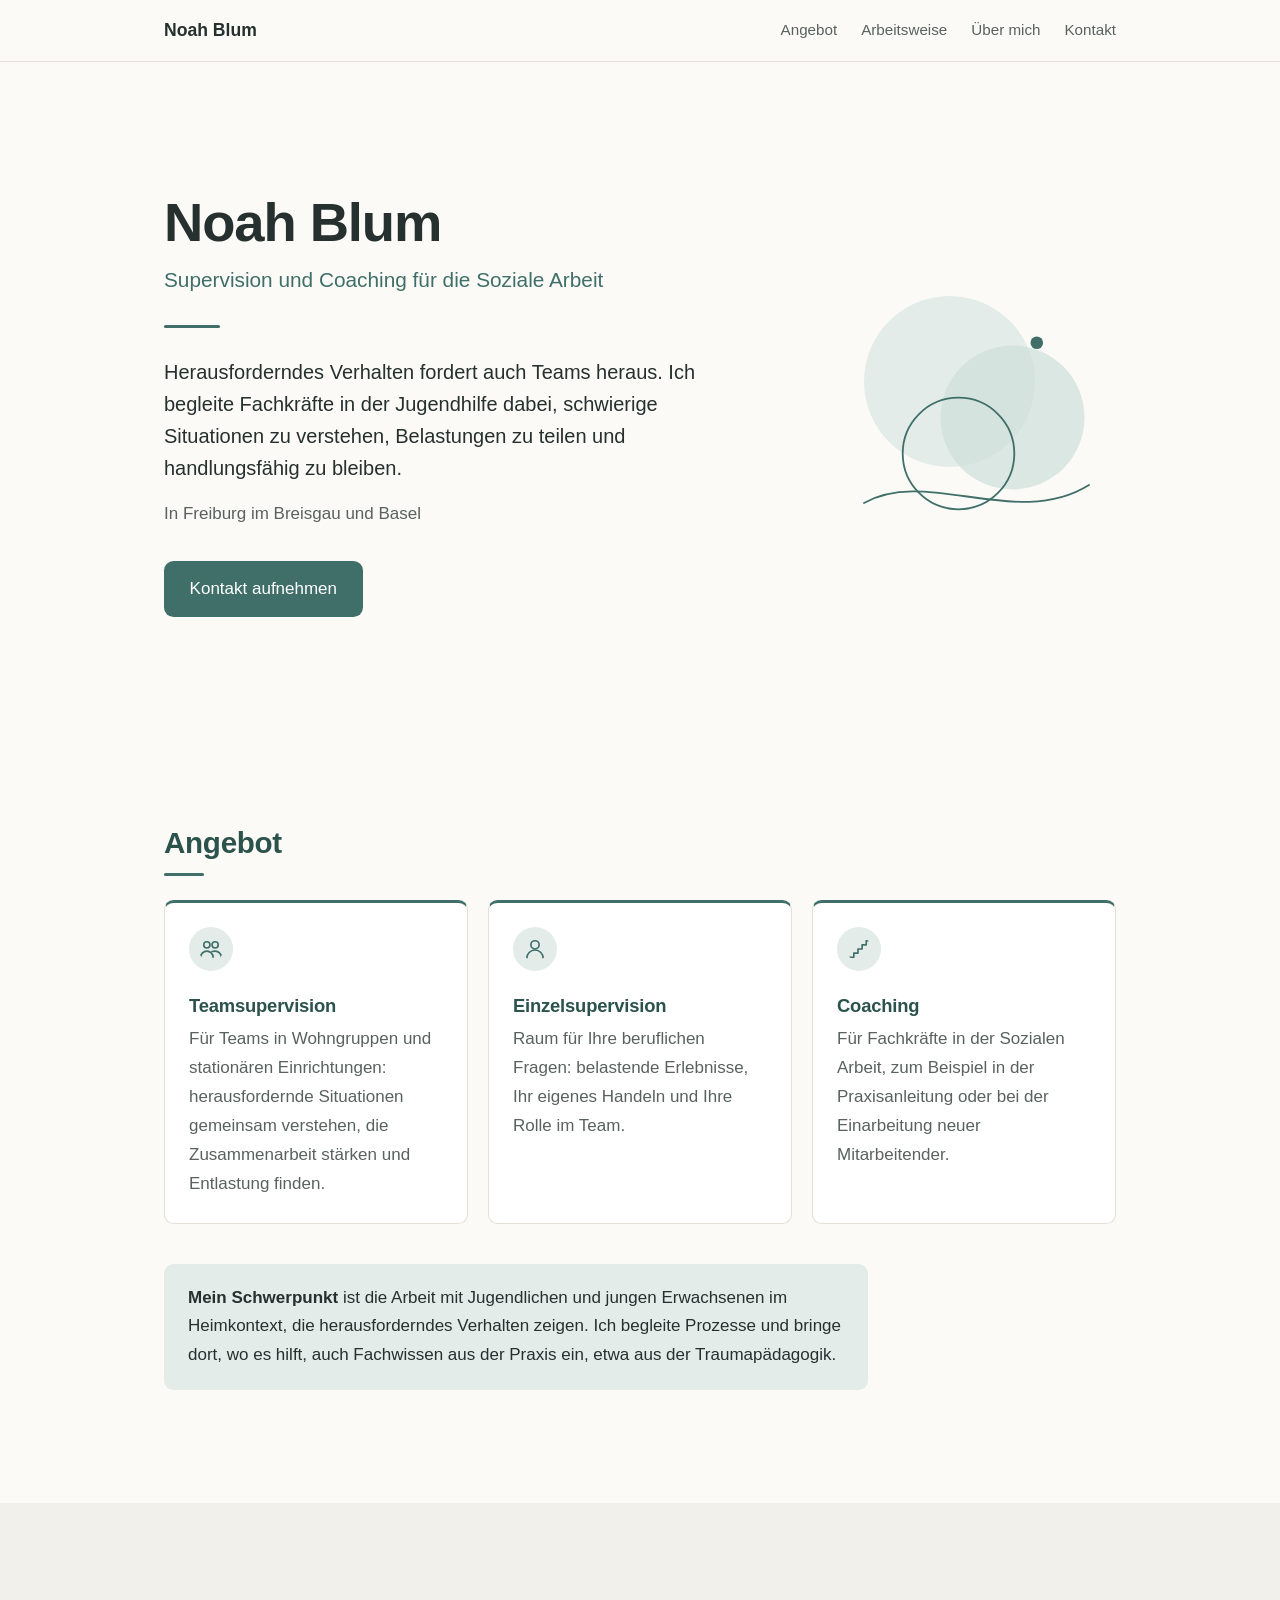
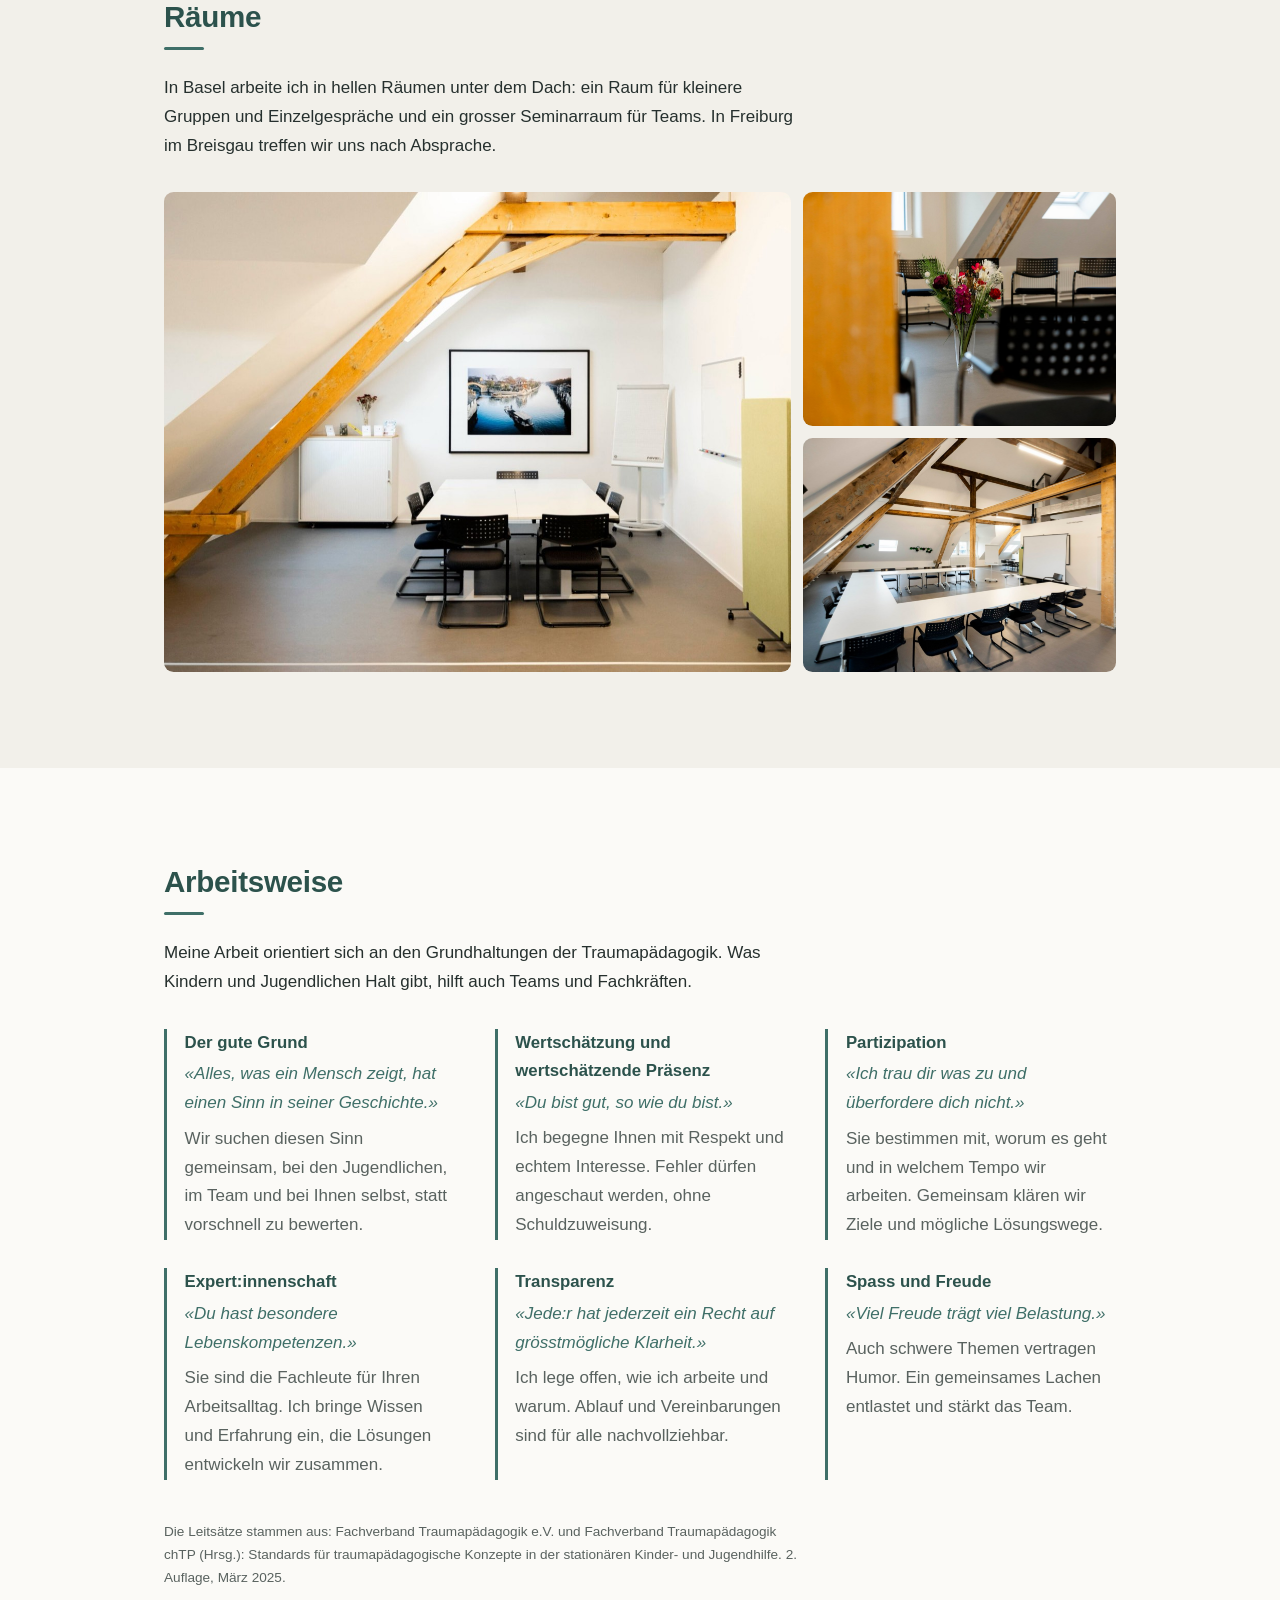
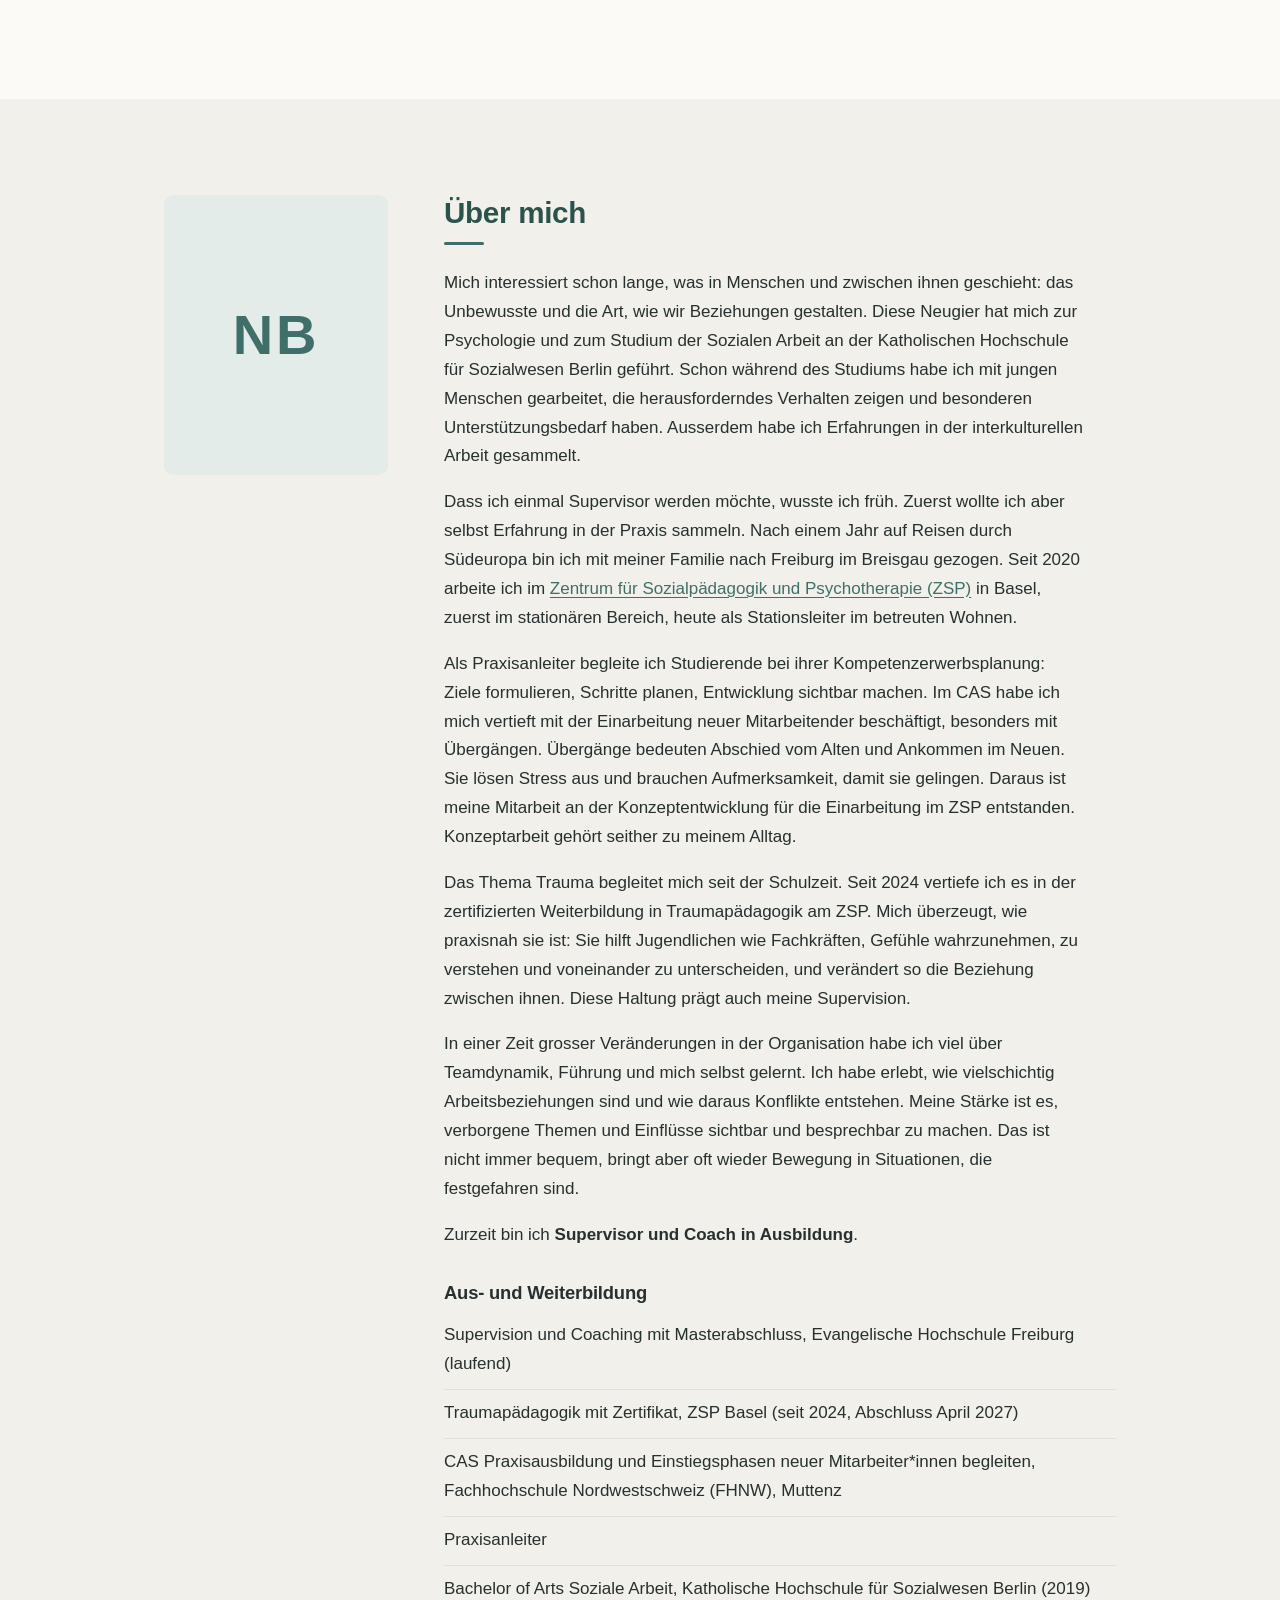
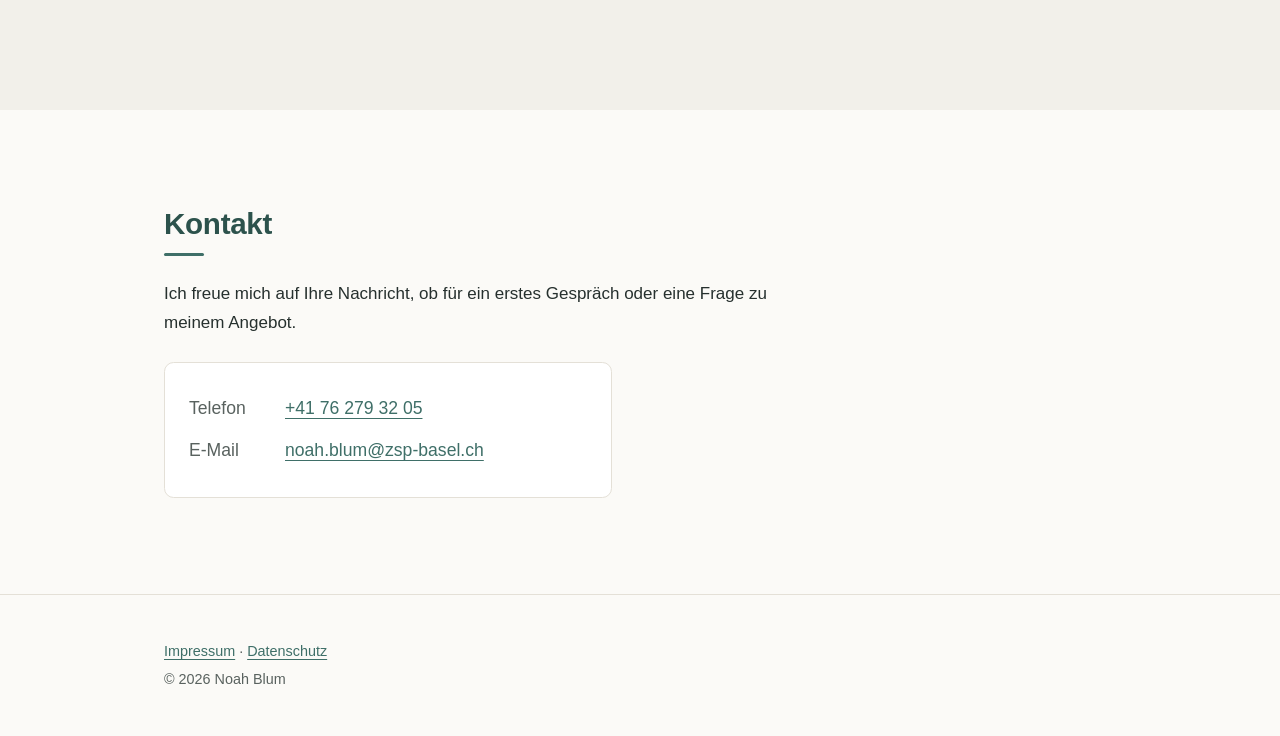
<file: index.html>
<!doctype html>
<html lang="de">
<head>
  <meta charset="utf-8">
  <meta name="viewport" content="width=device-width, initial-scale=1">
  <title>Noah Blum – Supervision und Coaching für die Soziale Arbeit</title>
  <meta name="description" content="Team- und Einzelsupervision sowie Coaching für Fachkräfte in der Jugendhilfe. In Freiburg im Breisgau und Basel.">
  <link rel="stylesheet" href="style.css">
</head>
<body>

  <header class="kopf">
    <div class="innen kopf-innen">
      <a class="logo" href="#start">Noah Blum</a>
      <nav aria-label="Hauptnavigation">
        <a href="#angebot">Angebot</a>
        <a href="#arbeitsweise">Arbeitsweise</a>
        <a href="#ueber-mich">Über mich</a>
        <a href="#kontakt">Kontakt</a>
      </nav>
    </div>
  </header>

  <main>

    <!-- Begrüssung -->
    <section id="start" class="start">
      <div class="innen start-innen">
        <!-- Gezeichnete Kreise: verschiedene Perspektiven, die sich überschneiden -->
        <svg class="start-bild" viewBox="0 0 320 320" aria-hidden="true">
          <circle class="flaeche-hell" cx="135" cy="135" r="95"/>
          <circle class="flaeche-mittel" cx="205" cy="175" r="80"/>
          <circle class="linie" cx="145" cy="215" r="62"/>
          <path class="linie" d="M40 270 C 110 230, 210 300, 290 250"/>
          <circle class="punkt" cx="232" cy="92" r="7"/>
        </svg>
        <div>
        <h1>Noah Blum</h1>
        <p class="untertitel">Supervision und Coaching für die Soziale Arbeit</p>
        <div class="trennlinie" aria-hidden="true"></div>
        <p class="einleitung">
          Herausforderndes Verhalten fordert auch Teams heraus. Ich begleite Fachkräfte
          in der Jugendhilfe dabei, schwierige Situationen zu verstehen,
          Belastungen zu teilen und handlungsfähig zu bleiben.
        </p>
        <p class="orte">In Freiburg im Breisgau und Basel</p>
        <a class="knopf" href="#kontakt">Kontakt aufnehmen</a>
        </div>
      </div>
    </section>

    <!-- Angebot -->
    <section id="angebot">
      <div class="innen">
        <h2>Angebot</h2>
        <div class="karten">
          <article class="karte">
            <svg class="symbol" viewBox="0 0 24 24" aria-hidden="true"><circle cx="8" cy="8" r="3"/><circle cx="16" cy="8" r="3"/><path d="M2 20c0-3.3 2.7-6 6-6s6 2.7 6 6"/><path d="M13 14.4c.9-.3 1.9-.4 3-.4 3.3 0 6 2.7 6 6"/></svg>
            <h3>Teamsupervision</h3>
            <p>Für Teams in Wohngruppen und stationären Einrichtungen: herausfordernde
              Situationen gemeinsam verstehen, die Zusammenarbeit stärken und Entlastung finden.</p>
          </article>
          <article class="karte">
            <svg class="symbol" viewBox="0 0 24 24" aria-hidden="true"><circle cx="12" cy="8" r="4"/><path d="M4 21c0-4.4 3.6-8 8-8s8 3.6 8 8"/></svg>
            <h3>Einzelsupervision</h3>
            <p>Raum für Ihre beruflichen Fragen: belastende Erlebnisse, Ihr eigenes Handeln
              und Ihre Rolle im Team.</p>
          </article>
          <article class="karte">
            <svg class="symbol" viewBox="0 0 24 24" aria-hidden="true"><path d="M3 20h4v-4h4v-4h4V8h4V4h2"/></svg>
            <h3>Coaching</h3>
            <p>Für Fachkräfte in der Sozialen Arbeit, zum Beispiel in der Praxisanleitung
              oder bei der Einarbeitung neuer Mitarbeitender.</p>
          </article>
        </div>
        <p class="schwerpunkt">
          <strong>Mein Schwerpunkt</strong> ist die Arbeit mit Jugendlichen und jungen
          Erwachsenen im Heimkontext, die herausforderndes Verhalten zeigen. Ich begleite
          Prozesse und bringe dort, wo es hilft, auch Fachwissen aus der Praxis ein, etwa
          aus der Traumapädagogik.
        </p>
      </div>
    </section>

    <!-- Räume -->
    <section id="raeume" class="getoent">
      <div class="innen">
        <h2>Räume</h2>
        <p>In Basel arbeite ich in hellen Räumen unter dem Dach: ein Raum für kleinere Gruppen
          und Einzelgespräche und ein grosser Seminarraum für Teams. In Freiburg im Breisgau
          treffen wir uns nach Absprache.</p>
        <div class="galerie">
          <img class="galerie-gross" src="bilder/raum-gruppenraum.jpg" width="1400" height="934" loading="lazy"
            alt="Heller Raum unter dem Dach mit Holzbalken, einem Tisch für sechs Personen, Flipchart und Whiteboard">
          <img src="bilder/raum-stuhlkreis.jpg" width="1400" height="934" loading="lazy"
            alt="Stuhlkreis mit einem bunten Blumenstrauss in der Mitte">
          <img src="bilder/raum-seminarraum.jpg" width="1400" height="934" loading="lazy"
            alt="Grosser Seminarraum mit Holzbalken und Tischen in U-Form">
        </div>
      </div>
    </section>

    <!-- Arbeitsweise -->
    <section id="arbeitsweise">
      <div class="innen">
        <h2>Arbeitsweise</h2>
        <p>Meine Arbeit orientiert sich an den Grundhaltungen der Traumapädagogik. Was Kindern
          und Jugendlichen Halt gibt, hilft auch Teams und Fachkräften.</p>
        <ul class="werte">
          <li><strong>Der gute Grund</strong>
            <q>Alles, was ein Mensch zeigt, hat einen Sinn in seiner Geschichte.</q>
            Wir suchen diesen Sinn gemeinsam, bei den Jugendlichen, im Team und bei Ihnen selbst,
            statt vorschnell zu bewerten.</li>
          <li><strong>Wertschätzung und wertschätzende Präsenz</strong>
            <q>Du bist gut, so wie du bist.</q>
            Ich begegne Ihnen mit Respekt und echtem Interesse. Fehler dürfen angeschaut werden,
            ohne Schuldzuweisung.</li>
          <li><strong>Partizipation</strong>
            <q>Ich trau dir was zu und überfordere dich nicht.</q>
            Sie bestimmen mit, worum es geht und in welchem Tempo wir arbeiten. Gemeinsam klären
            wir Ziele und mögliche Lösungswege.</li>
          <li><strong>Expert:innenschaft</strong>
            <q>Du hast besondere Lebenskompetenzen.</q>
            Sie sind die Fachleute für Ihren Arbeitsalltag. Ich bringe Wissen und Erfahrung ein,
            die Lösungen entwickeln wir zusammen.</li>
          <li><strong>Transparenz</strong>
            <q>Jede:r hat jederzeit ein Recht auf grösstmögliche Klarheit.</q>
            Ich lege offen, wie ich arbeite und warum. Ablauf und Vereinbarungen sind für alle
            nachvollziehbar.</li>
          <li><strong>Spass und Freude</strong>
            <q>Viel Freude trägt viel Belastung.</q>
            Auch schwere Themen vertragen Humor. Ein gemeinsames Lachen entlastet und stärkt
            das Team.</li>
        </ul>
        <p class="quelle">Die Leitsätze stammen aus: Fachverband Traumapädagogik e.V. und
          Fachverband Traumapädagogik chTP (Hrsg.): Standards für traumapädagogische Konzepte in der
          stationären Kinder- und Jugendhilfe. 2. Auflage, März 2025.</p>
      </div>
    </section>

    <!-- Über mich -->
    <section id="ueber-mich" class="getoent">
      <div class="innen ueber-mich">
        <!-- Platzhalter mit Initialen: hier kommt später das Foto hin (Ordner bilder/) -->
        <div class="foto-platzhalter" aria-hidden="true">NB</div>
        <div>
          <h2>Über mich</h2>
          <p>Mich interessiert schon lange, was in Menschen und zwischen ihnen geschieht: das
            Unbewusste und die Art, wie wir Beziehungen gestalten. Diese Neugier hat mich zur
            Psychologie und zum Studium der Sozialen Arbeit an der Katholischen Hochschule für
            Sozialwesen Berlin geführt. Schon während des Studiums habe ich mit jungen Menschen
            gearbeitet, die herausforderndes Verhalten zeigen und besonderen Unterstützungsbedarf
            haben. Ausserdem habe ich Erfahrungen in der interkulturellen Arbeit gesammelt.</p>
          <p>Dass ich einmal Supervisor werden möchte, wusste ich früh. Zuerst wollte ich aber
            selbst Erfahrung in der Praxis sammeln. Nach einem Jahr auf Reisen durch Südeuropa bin
            ich mit meiner Familie nach Freiburg im Breisgau gezogen. Seit 2020 arbeite ich im
            <a href="https://www.zsp-basel.ch/">Zentrum für Sozialpädagogik und Psychotherapie (ZSP)</a>
            in Basel, zuerst im stationären Bereich, heute als Stationsleiter im betreuten Wohnen.</p>
          <p>Als Praxisanleiter begleite ich Studierende bei ihrer Kompetenzerwerbsplanung: Ziele
            formulieren, Schritte planen, Entwicklung sichtbar machen. Im CAS habe ich mich
            vertieft mit der Einarbeitung neuer Mitarbeitender beschäftigt, besonders mit
            Übergängen. Übergänge bedeuten Abschied vom Alten und Ankommen im Neuen. Sie lösen
            Stress aus und brauchen Aufmerksamkeit, damit sie gelingen. Daraus ist meine Mitarbeit
            an der Konzeptentwicklung für die Einarbeitung im ZSP entstanden. Konzeptarbeit gehört
            seither zu meinem Alltag.</p>
          <p>Das Thema Trauma begleitet mich seit der Schulzeit. Seit 2024 vertiefe ich es in der
            zertifizierten Weiterbildung in Traumapädagogik am ZSP. Mich überzeugt, wie praxisnah
            sie ist: Sie hilft Jugendlichen wie Fachkräften, Gefühle wahrzunehmen, zu verstehen und
            voneinander zu unterscheiden, und verändert so die Beziehung zwischen ihnen. Diese
            Haltung prägt auch meine Supervision.</p>
          <p>In einer Zeit grosser Veränderungen in der Organisation habe ich viel über
            Teamdynamik, Führung und mich selbst gelernt. Ich habe erlebt, wie vielschichtig
            Arbeitsbeziehungen sind und wie daraus Konflikte entstehen. Meine Stärke ist es,
            verborgene Themen und Einflüsse sichtbar und besprechbar zu machen. Das ist nicht immer
            bequem, bringt aber oft wieder Bewegung in Situationen, die festgefahren sind.</p>
          <p>Zurzeit bin ich <strong>Supervisor und Coach in Ausbildung</strong>.</p>
          <h3>Aus- und Weiterbildung</h3>
          <ul class="ausbildung">
            <li>Supervision und Coaching mit Masterabschluss, Evangelische Hochschule Freiburg (laufend)</li>
            <li>Traumapädagogik mit Zertifikat, ZSP Basel (seit 2024, Abschluss April 2027)</li>
            <li>CAS Praxisausbildung und Einstiegsphasen neuer Mitarbeiter*innen begleiten,
              Fachhochschule Nordwestschweiz (FHNW), Muttenz</li>
            <li>Praxisanleiter</li>
            <li>Bachelor of Arts Soziale Arbeit, Katholische Hochschule für Sozialwesen Berlin (2019)</li>
          </ul>
        </div>
      </div>
    </section>

    <!-- Kontakt -->
    <section id="kontakt">
      <div class="innen">
        <h2>Kontakt</h2>
        <p>Ich freue mich auf Ihre Nachricht, ob für ein erstes Gespräch oder eine Frage
          zu meinem Angebot.</p>
        <ul class="kontaktliste">
          <li><span>Telefon</span> <a href="tel:+41762793205">+41 76 279 32 05</a></li>
          <li><span>E-Mail</span> <a href="mailto:noah.blum@zsp-basel.ch">noah.blum@zsp-basel.ch</a></li>
        </ul>
      </div>
    </section>

  </main>

  <footer class="fuss">
    <div class="innen">
      <p><a href="impressum.html">Impressum</a> · <a href="datenschutz.html">Datenschutz</a></p>
      <p>© 2026 Noah Blum</p>
    </div>
  </footer>

</body>
</html>
</file>
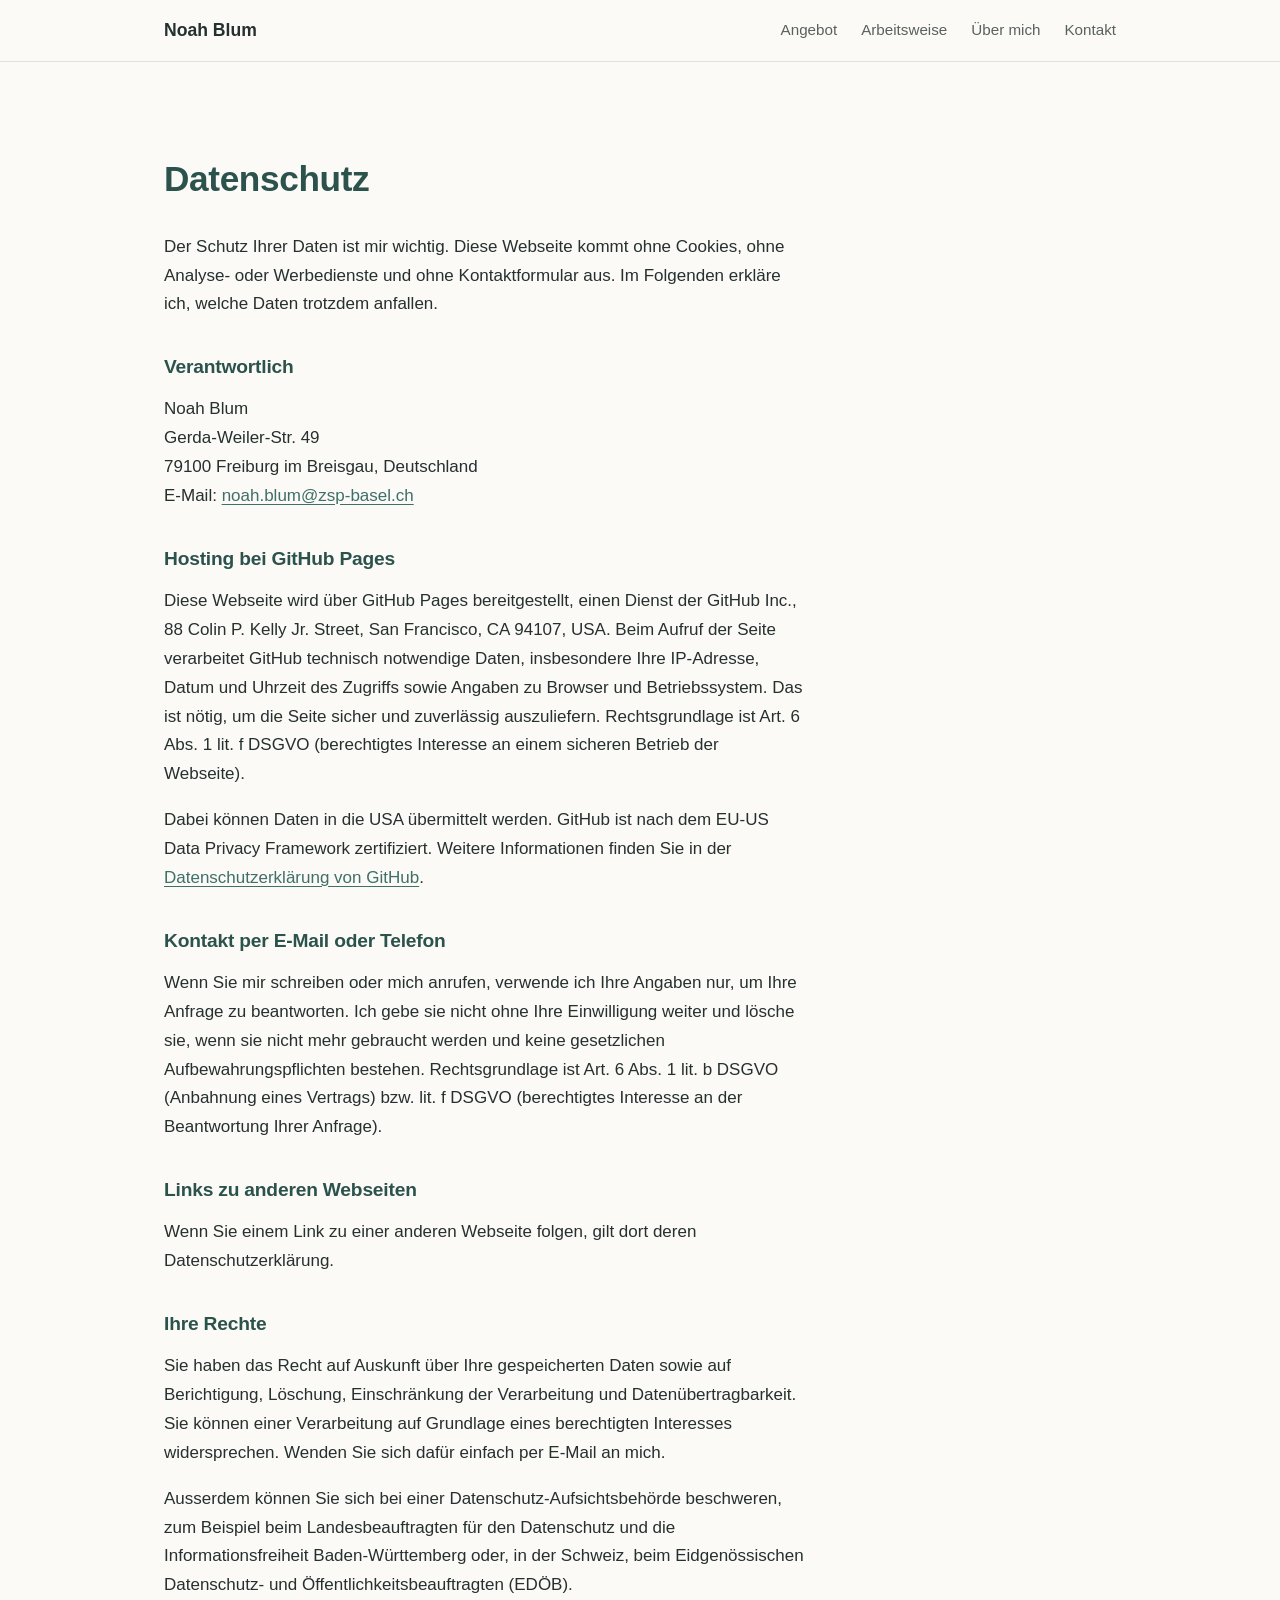
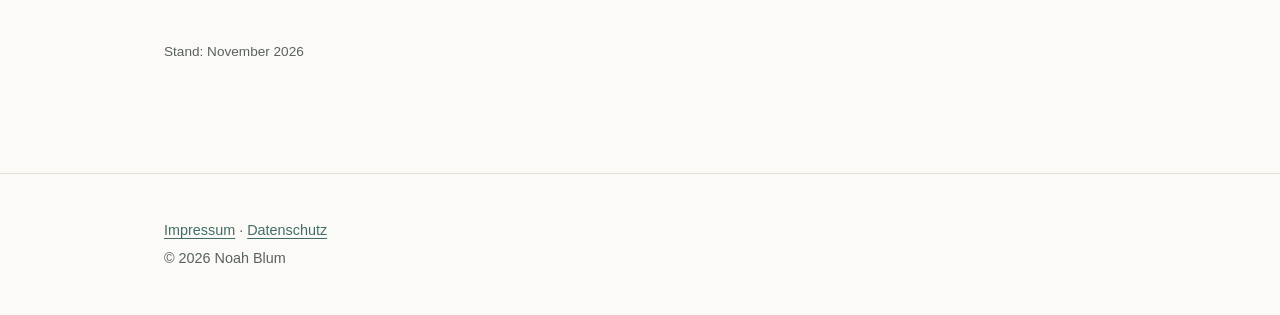
<file: datenschutz.html>
<!doctype html>
<html lang="de">
<head>
  <meta charset="utf-8">
  <meta name="viewport" content="width=device-width, initial-scale=1">
  <title>Datenschutz – Noah Blum</title>
  <meta name="robots" content="noindex">
  <link rel="stylesheet" href="style.css">
</head>
<body>

  <header class="kopf">
    <div class="innen kopf-innen">
      <a class="logo" href="index.html">Noah Blum</a>
      <nav aria-label="Hauptnavigation">
        <a href="index.html#angebot">Angebot</a>
        <a href="index.html#arbeitsweise">Arbeitsweise</a>
        <a href="index.html#ueber-mich">Über mich</a>
        <a href="index.html#kontakt">Kontakt</a>
      </nav>
    </div>
  </header>

  <main>
    <section class="rechtliches">
      <div class="innen">
        <h1>Datenschutz</h1>
        <p>Der Schutz Ihrer Daten ist mir wichtig. Diese Webseite kommt ohne Cookies, ohne
          Analyse- oder Werbedienste und ohne Kontaktformular aus. Im Folgenden erkläre ich, welche
          Daten trotzdem anfallen.</p>

        <h2>Verantwortlich</h2>
        <p>
          Noah Blum<br>
          Gerda-Weiler-Str. 49<br>
          79100 Freiburg im Breisgau, Deutschland<br>
          E-Mail: <a href="mailto:noah.blum@zsp-basel.ch">noah.blum@zsp-basel.ch</a>
        </p>

        <h2>Hosting bei GitHub Pages</h2>
        <p>Diese Webseite wird über GitHub Pages bereitgestellt, einen Dienst der GitHub Inc.,
          88 Colin P. Kelly Jr. Street, San Francisco, CA 94107, USA. Beim Aufruf der Seite
          verarbeitet GitHub technisch notwendige Daten, insbesondere Ihre IP-Adresse, Datum und
          Uhrzeit des Zugriffs sowie Angaben zu Browser und Betriebssystem. Das ist nötig, um die
          Seite sicher und zuverlässig auszuliefern. Rechtsgrundlage ist Art. 6 Abs. 1 lit. f
          DSGVO (berechtigtes Interesse an einem sicheren Betrieb der Webseite).</p>
        <p>Dabei können Daten in die USA übermittelt werden. GitHub ist nach dem
          EU-US Data Privacy Framework zertifiziert. Weitere Informationen finden Sie in der
          <a href="https://docs.github.com/de/site-policy/privacy-policies/github-general-privacy-statement">Datenschutzerklärung von GitHub</a>.</p>

        <h2>Kontakt per E-Mail oder Telefon</h2>
        <p>Wenn Sie mir schreiben oder mich anrufen, verwende ich Ihre Angaben nur, um Ihre
          Anfrage zu beantworten. Ich gebe sie nicht ohne Ihre Einwilligung weiter und lösche sie,
          wenn sie nicht mehr gebraucht werden und keine gesetzlichen Aufbewahrungspflichten
          bestehen. Rechtsgrundlage ist Art. 6 Abs. 1 lit. b DSGVO (Anbahnung eines Vertrags) bzw.
          lit. f DSGVO (berechtigtes Interesse an der Beantwortung Ihrer Anfrage).</p>

        <h2>Links zu anderen Webseiten</h2>
        <p>Wenn Sie einem Link zu einer anderen Webseite folgen, gilt dort deren
          Datenschutzerklärung.</p>

        <h2>Ihre Rechte</h2>
        <p>Sie haben das Recht auf Auskunft über Ihre gespeicherten Daten sowie auf Berichtigung,
          Löschung, Einschränkung der Verarbeitung und Datenübertragbarkeit. Sie können einer
          Verarbeitung auf Grundlage eines berechtigten Interesses widersprechen. Wenden Sie sich
          dafür einfach per E-Mail an mich.</p>
        <p>Ausserdem können Sie sich bei einer Datenschutz-Aufsichtsbehörde beschweren, zum
          Beispiel beim Landesbeauftragten für den Datenschutz und die Informationsfreiheit
          Baden-Württemberg oder, in der Schweiz, beim Eidgenössischen Datenschutz- und
          Öffentlichkeitsbeauftragten (EDÖB).</p>

        <p class="quelle">Stand: November 2026</p>
      </div>
    </section>
  </main>

  <footer class="fuss">
    <div class="innen">
      <p><a href="impressum.html">Impressum</a> · <a href="datenschutz.html">Datenschutz</a></p>
      <p>© 2026 Noah Blum</p>
    </div>
  </footer>

</body>
</html>
</file>
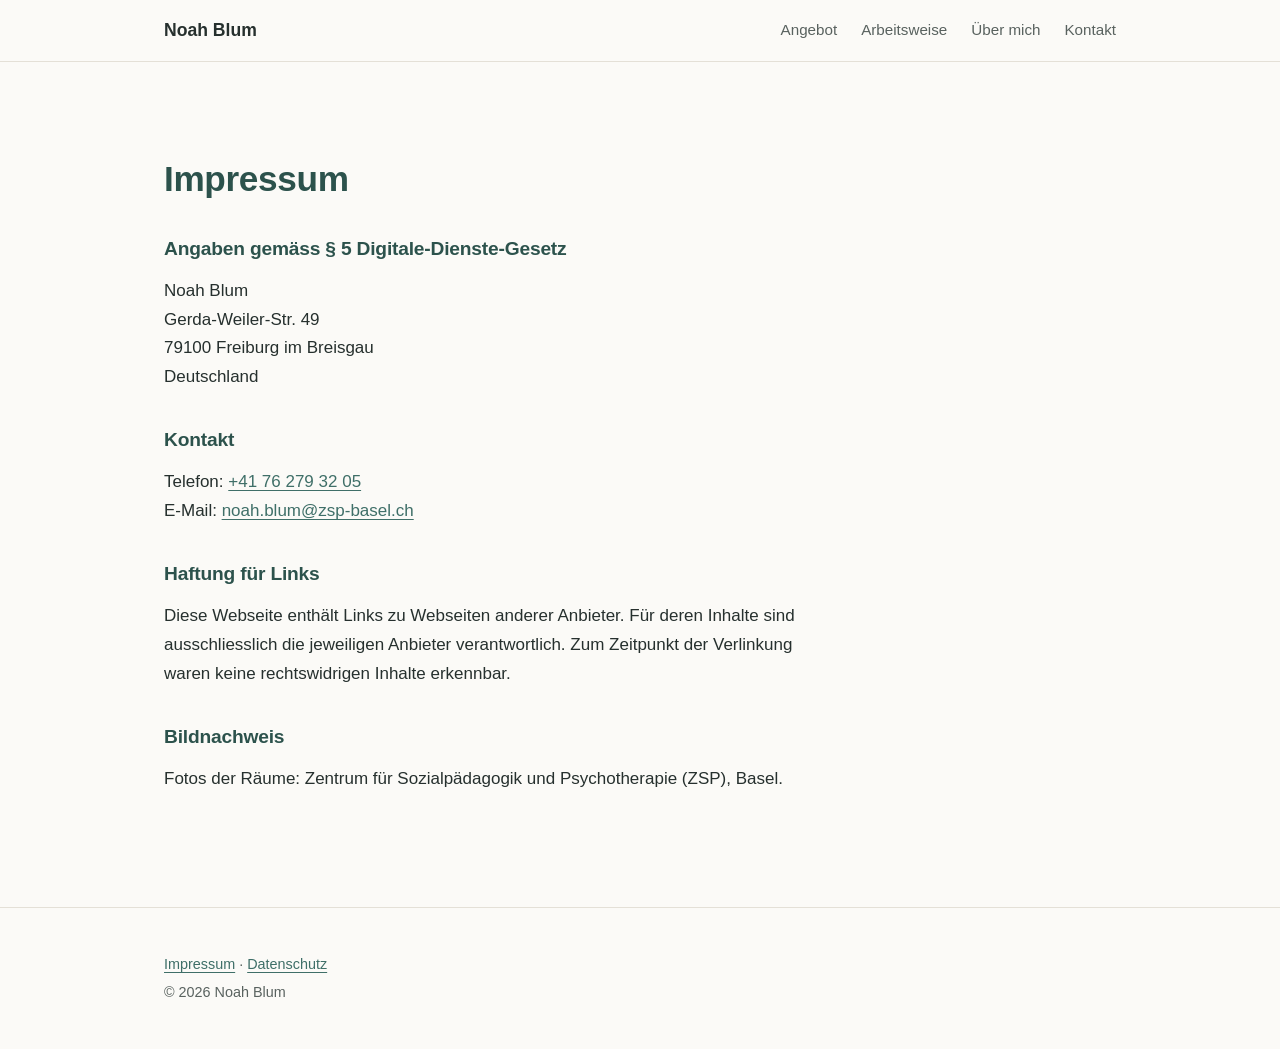
<file: impressum.html>
<!doctype html>
<html lang="de">
<head>
  <meta charset="utf-8">
  <meta name="viewport" content="width=device-width, initial-scale=1">
  <title>Impressum – Noah Blum</title>
  <meta name="robots" content="noindex">
  <link rel="stylesheet" href="style.css">
</head>
<body>

  <header class="kopf">
    <div class="innen kopf-innen">
      <a class="logo" href="index.html">Noah Blum</a>
      <nav aria-label="Hauptnavigation">
        <a href="index.html#angebot">Angebot</a>
        <a href="index.html#arbeitsweise">Arbeitsweise</a>
        <a href="index.html#ueber-mich">Über mich</a>
        <a href="index.html#kontakt">Kontakt</a>
      </nav>
    </div>
  </header>

  <main>
    <section class="rechtliches">
      <div class="innen">
        <h1>Impressum</h1>

        <h2>Angaben gemäss § 5 Digitale-Dienste-Gesetz</h2>
        <p>
          Noah Blum<br>
          Gerda-Weiler-Str. 49<br>
          79100 Freiburg im Breisgau<br>
          Deutschland
        </p>

        <h2>Kontakt</h2>
        <p>
          Telefon: <a href="tel:+41762793205">+41 76 279 32 05</a><br>
          E-Mail: <a href="mailto:noah.blum@zsp-basel.ch">noah.blum@zsp-basel.ch</a>
        </p>

        <h2>Haftung für Links</h2>
        <p>Diese Webseite enthält Links zu Webseiten anderer Anbieter. Für deren Inhalte sind
          ausschliesslich die jeweiligen Anbieter verantwortlich. Zum Zeitpunkt der Verlinkung
          waren keine rechtswidrigen Inhalte erkennbar.</p>

        <h2>Bildnachweis</h2>
        <!-- Platzhalter: Fotograf oder Fotografin der Raumfotos ergänzen, sobald geklärt -->
        <p>Fotos der Räume: Zentrum für Sozialpädagogik und Psychotherapie (ZSP), Basel.</p>
      </div>
    </section>
  </main>

  <footer class="fuss">
    <div class="innen">
      <p><a href="impressum.html">Impressum</a> · <a href="datenschutz.html">Datenschutz</a></p>
      <p>© 2026 Noah Blum</p>
    </div>
  </footer>

</body>
</html>
</file>
<file: style.css>
/* Farben und Grundwerte – hier lässt sich das Aussehen zentral anpassen */
:root {
  --text: #26302e;
  --text-leise: #59625f;
  --akzent: #3f6f68;        /* ruhiges Grün-Blau */
  --akzent-dunkel: #2c524c;
  --akzent-hell: #e3ece9;   /* sehr helles Grün-Blau für Flächen */
  --hintergrund: #fbfaf7;   /* warmes Weiss */
  --getoent: #f2f0ea;       /* leicht getönte Abschnitte */
  --karte: #ffffff;
  --linie: #e4e0d7;
  --breite: 62rem;
  --textbreite: 40rem;      /* angenehme Zeilenlänge zum Lesen */
  --rundung: 0.6rem;
}

* {
  box-sizing: border-box;
}

/* Schrift des Geräts – lädt schnell und braucht keine fremden Server */
body {
  margin: 0;
  font-family: -apple-system, BlinkMacSystemFont, "Segoe UI", Roboto, "Helvetica Neue", Arial, sans-serif;
  font-size: 1.0625rem;
  line-height: 1.7;
  color: var(--text);
  background: var(--hintergrund);
  -webkit-font-smoothing: antialiased;
}

html {
  scroll-padding-top: 5rem;  /* damit Überschriften nicht unter der Kopfzeile verschwinden */
}

/* Sanftes Scrollen nur, wenn das Gerät Bewegung nicht reduziert haben möchte */
@media (prefers-reduced-motion: no-preference) {
  html {
    scroll-behavior: smooth;
  }
}

h1, h2, h3 {
  line-height: 1.2;
  font-weight: 600;
  letter-spacing: -0.01em;
}

h2 {
  font-size: 1.85rem;
  margin: 0 0 1.5rem;
  color: var(--akzent-dunkel);
}

/* kleine Linie unter jeder Abschnittsüberschrift */
h2::after {
  content: "";
  display: block;
  width: 2.5rem;
  height: 3px;
  margin-top: 0.75rem;
  background: var(--akzent);
  border-radius: 2px;
}

h3 {
  font-size: 1.15rem;
  margin: 0 0 0.5rem;
}

p {
  max-width: var(--textbreite);
}

a {
  color: var(--akzent);
  text-underline-offset: 0.2em;
}

/* gut sichtbarer Rahmen, wenn man mit der Tastatur navigiert */
a:focus-visible {
  outline: 3px solid var(--akzent);
  outline-offset: 3px;
  border-radius: 2px;
}

.innen {
  max-width: var(--breite);
  margin: 0 auto;
  padding: 0 1.25rem;
}

section {
  padding: 4.5rem 0;
}

.getoent {
  background: var(--getoent);
}

/* Kopfzeile mit Navigation */
.kopf {
  position: sticky;
  top: 0;
  z-index: 10;
  background: rgba(251, 250, 247, 0.92);
  -webkit-backdrop-filter: saturate(1.4) blur(8px);
  backdrop-filter: saturate(1.4) blur(8px);
  border-bottom: 1px solid var(--linie);
}

.kopf-innen {
  display: flex;
  flex-wrap: wrap;
  align-items: center;
  justify-content: space-between;
  gap: 0.25rem 1.5rem;
  padding-top: 0.85rem;
  padding-bottom: 0.85rem;
}

.logo {
  font-weight: 600;
  font-size: 1.1rem;
  color: var(--text);
  text-decoration: none;
}

nav {
  display: flex;
  flex-wrap: wrap;
  gap: 0.25rem 1rem;
}

nav a {
  color: var(--text-leise);
  text-decoration: none;
  font-size: 0.95rem;
  padding: 0.2rem 0;
  border-bottom: 2px solid transparent;
  transition: color 0.15s, border-color 0.15s;
}

nav a:hover {
  color: var(--akzent-dunkel);
  border-bottom-color: var(--akzent);
}

/* Begrüssung */
.start {
  padding: 5.5rem 0 5rem;
}

.start h1 {
  font-size: 2.6rem;
  margin: 0;
  letter-spacing: -0.02em;
}

/* Gezeichnete Kreise in der Begrüssung */
.start-innen {
  display: grid;
  gap: 1rem;
}

.start-bild {
  width: 9rem;
  height: auto;
}

.start-bild .flaeche-hell {
  fill: var(--akzent-hell);
}

.start-bild .flaeche-mittel {
  fill: #cfe0db;
  opacity: 0.75;
}

.start-bild .linie {
  fill: none;
  stroke: var(--akzent);
  stroke-width: 2;
  stroke-linecap: round;
}

.start-bild .punkt {
  fill: var(--akzent);
}

.untertitel {
  font-size: 1.3rem;
  color: var(--akzent);
  margin: 0.4rem 0 0;
}

.trennlinie {
  width: 3.5rem;
  height: 3px;
  margin: 1.75rem 0;
  background: var(--akzent);
  border-radius: 2px;
}

.einleitung {
  font-size: 1.25rem;
  line-height: 1.6;
  max-width: 36rem;
  margin: 0 0 1rem;
}

.orte {
  color: var(--text-leise);
  margin: 0;
}

.knopf {
  display: inline-block;
  margin-top: 2rem;
  padding: 0.85rem 1.6rem;
  background: var(--akzent);
  color: #fff;
  font-weight: 500;
  text-decoration: none;
  border-radius: var(--rundung);
  transition: background 0.15s;
}

.knopf:hover {
  background: var(--akzent-dunkel);
}

/* Angebot */
.karten {
  display: grid;
  grid-template-columns: repeat(auto-fit, minmax(15rem, 1fr));
  gap: 1.25rem;
}

.karte {
  background: var(--karte);
  border: 1px solid var(--linie);
  border-top: 3px solid var(--akzent);
  border-radius: var(--rundung);
  padding: 1.5rem;
}

.karte h3 {
  color: var(--akzent-dunkel);
}

/* kleine gezeichnete Symbole auf den Kärtchen */
.symbol {
  width: 2.75rem;
  height: 2.75rem;
  padding: 0.6rem;
  margin-bottom: 0.9rem;
  border-radius: 50%;
  background: var(--akzent-hell);
  fill: none;
  stroke: var(--akzent);
  stroke-width: 1.6;
  stroke-linecap: round;
  stroke-linejoin: round;
}

.karte p {
  margin: 0;
  color: var(--text-leise);
}

.schwerpunkt {
  margin-top: 2.5rem;
  max-width: 44rem;
  padding: 1.25rem 1.5rem;
  background: var(--akzent-hell);
  border-radius: var(--rundung);
}

/* Räume: Fotos untereinander, auf grossen Bildschirmen ein grosses und zwei kleine */
.galerie {
  display: grid;
  gap: 0.75rem;
  margin-top: 2rem;
}

.galerie img {
  display: block;
  width: 100%;
  height: 100%;
  object-fit: cover;
  border-radius: var(--rundung);
  background: var(--linie);
}

/* Arbeitsweise */
.werte {
  list-style: none;
  padding: 0;
  margin: 2rem 0 0;
  display: grid;
  grid-template-columns: repeat(auto-fit, minmax(16rem, 1fr));
  gap: 1.75rem 2.5rem;
}

.werte li {
  border-left: 3px solid var(--akzent);
  padding-left: 1.1rem;
  color: var(--text-leise);
}

.werte strong {
  display: block;
  margin-bottom: 0.2rem;
  color: var(--akzent-dunkel);
  font-size: 1.05rem;
}

/* Leitsatz als Zitat, mit deutschen bzw. Schweizer Anführungszeichen */
.werte q {
  display: block;
  margin-bottom: 0.4rem;
  font-style: italic;
  color: var(--akzent);
  quotes: "«" "»";
}

.quelle {
  margin-top: 2.5rem;
  font-size: 0.85rem;
  color: var(--text-leise);
}

/* Über mich */
.ueber-mich {
  display: grid;
  grid-template-columns: 1fr;
  gap: 2rem;
}

/* bis das Foto da ist: Fläche mit Initialen */
.foto-platzhalter {
  width: 10rem;
  aspect-ratio: 4 / 5;
  border-radius: var(--rundung);
  background: var(--akzent-hell);
  color: var(--akzent);
  display: flex;
  align-items: center;
  justify-content: center;
  font-size: 2.5rem;
  font-weight: 600;
  letter-spacing: 0.05em;
}

.ueber-mich h3 {
  margin-top: 2rem;
}

.ausbildung {
  list-style: none;
  padding: 0;
  margin: 0;
}

.ausbildung li {
  padding: 0.6rem 0;
  border-bottom: 1px solid var(--linie);
}

.ausbildung li:last-child {
  border-bottom: none;
}

/* Kontakt */
.kontaktliste {
  list-style: none;
  padding: 1.5rem;
  margin: 1.5rem 0 0;
  max-width: 28rem;
  background: var(--karte);
  border: 1px solid var(--linie);
  border-radius: var(--rundung);
  font-size: 1.1rem;
}

.kontaktliste li {
  display: flex;
  flex-wrap: wrap;
  gap: 0 1rem;
  padding: 0.4rem 0;
}

.kontaktliste span {
  min-width: 5rem;
  color: var(--text-leise);
}

.kontaktliste a {
  font-weight: 500;
}

/* Fusszeile */
.fuss {
  padding: 2.5rem 0;
  font-size: 0.9rem;
  color: var(--text-leise);
  border-top: 1px solid var(--linie);
}

.fuss p {
  margin: 0.25rem 0;
}

/* Grössere Bildschirme: Foto neben dem Text */
@media (min-width: 48rem) {
  section {
    padding: 6rem 0;
  }

  nav {
    gap: 0.25rem 1.5rem;
  }

  .start {
    padding: 8rem 0 7rem;
  }

  .start h1 {
    font-size: 3.4rem;
  }

  /* Text links, Kreise rechts */
  .start-innen {
    grid-template-columns: 1fr 18rem;
    align-items: center;
    gap: 3rem;
  }

  .start-bild {
    order: 2;
    width: 100%;
  }

  .galerie {
    grid-template-columns: 2fr 1fr;
    grid-template-rows: 1fr 1fr;
    height: 30rem;
  }

  .galerie-gross {
    grid-row: span 2;
  }

  .ueber-mich {
    grid-template-columns: 14rem 1fr;
    gap: 3.5rem;
    align-items: start;
  }

  .foto-platzhalter {
    width: 100%;
    font-size: 3.5rem;
  }
}

/* Impressum und Datenschutz */
.rechtliches h1 {
  font-size: 2.2rem;
  margin: 0 0 2rem;
  color: var(--akzent-dunkel);
}

.rechtliches h2 {
  font-size: 1.2rem;
  margin: 2.25rem 0 0.5rem;
}

.rechtliches h2::after {
  display: none;
}
</file>
